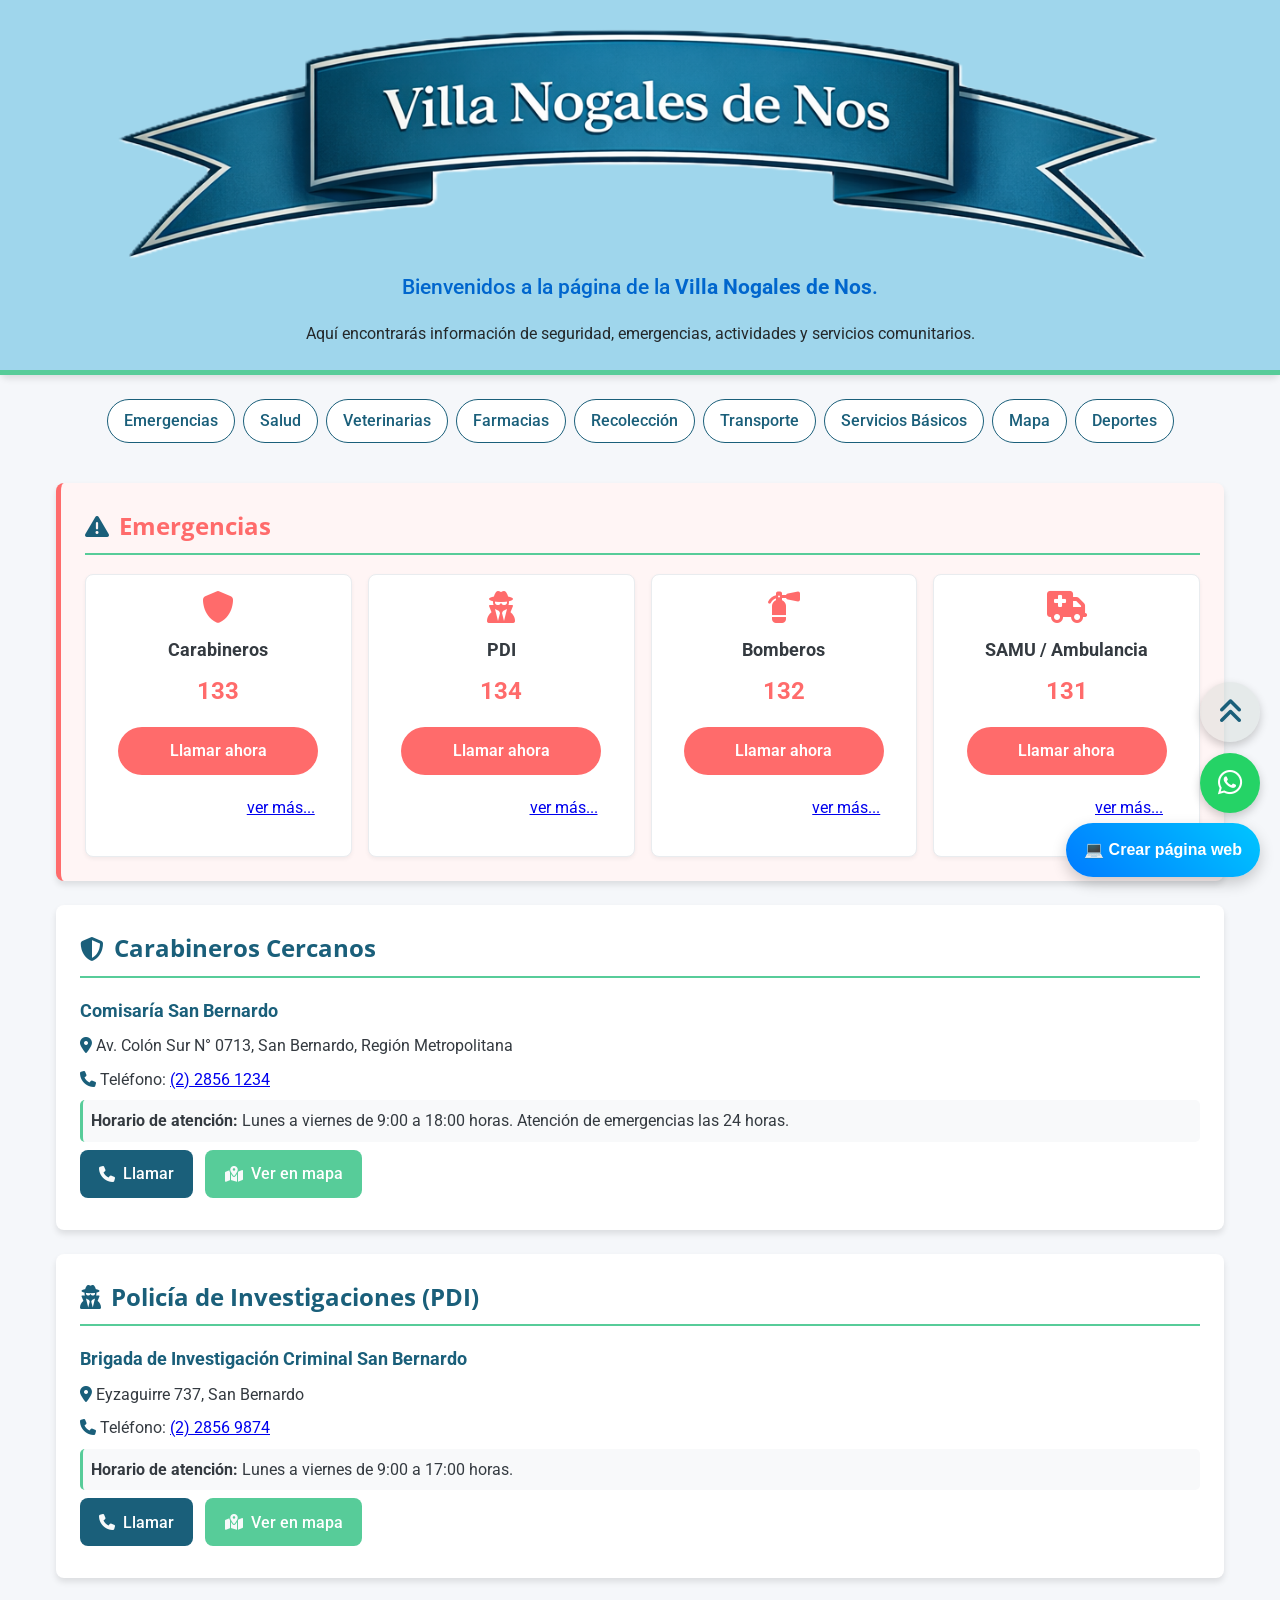
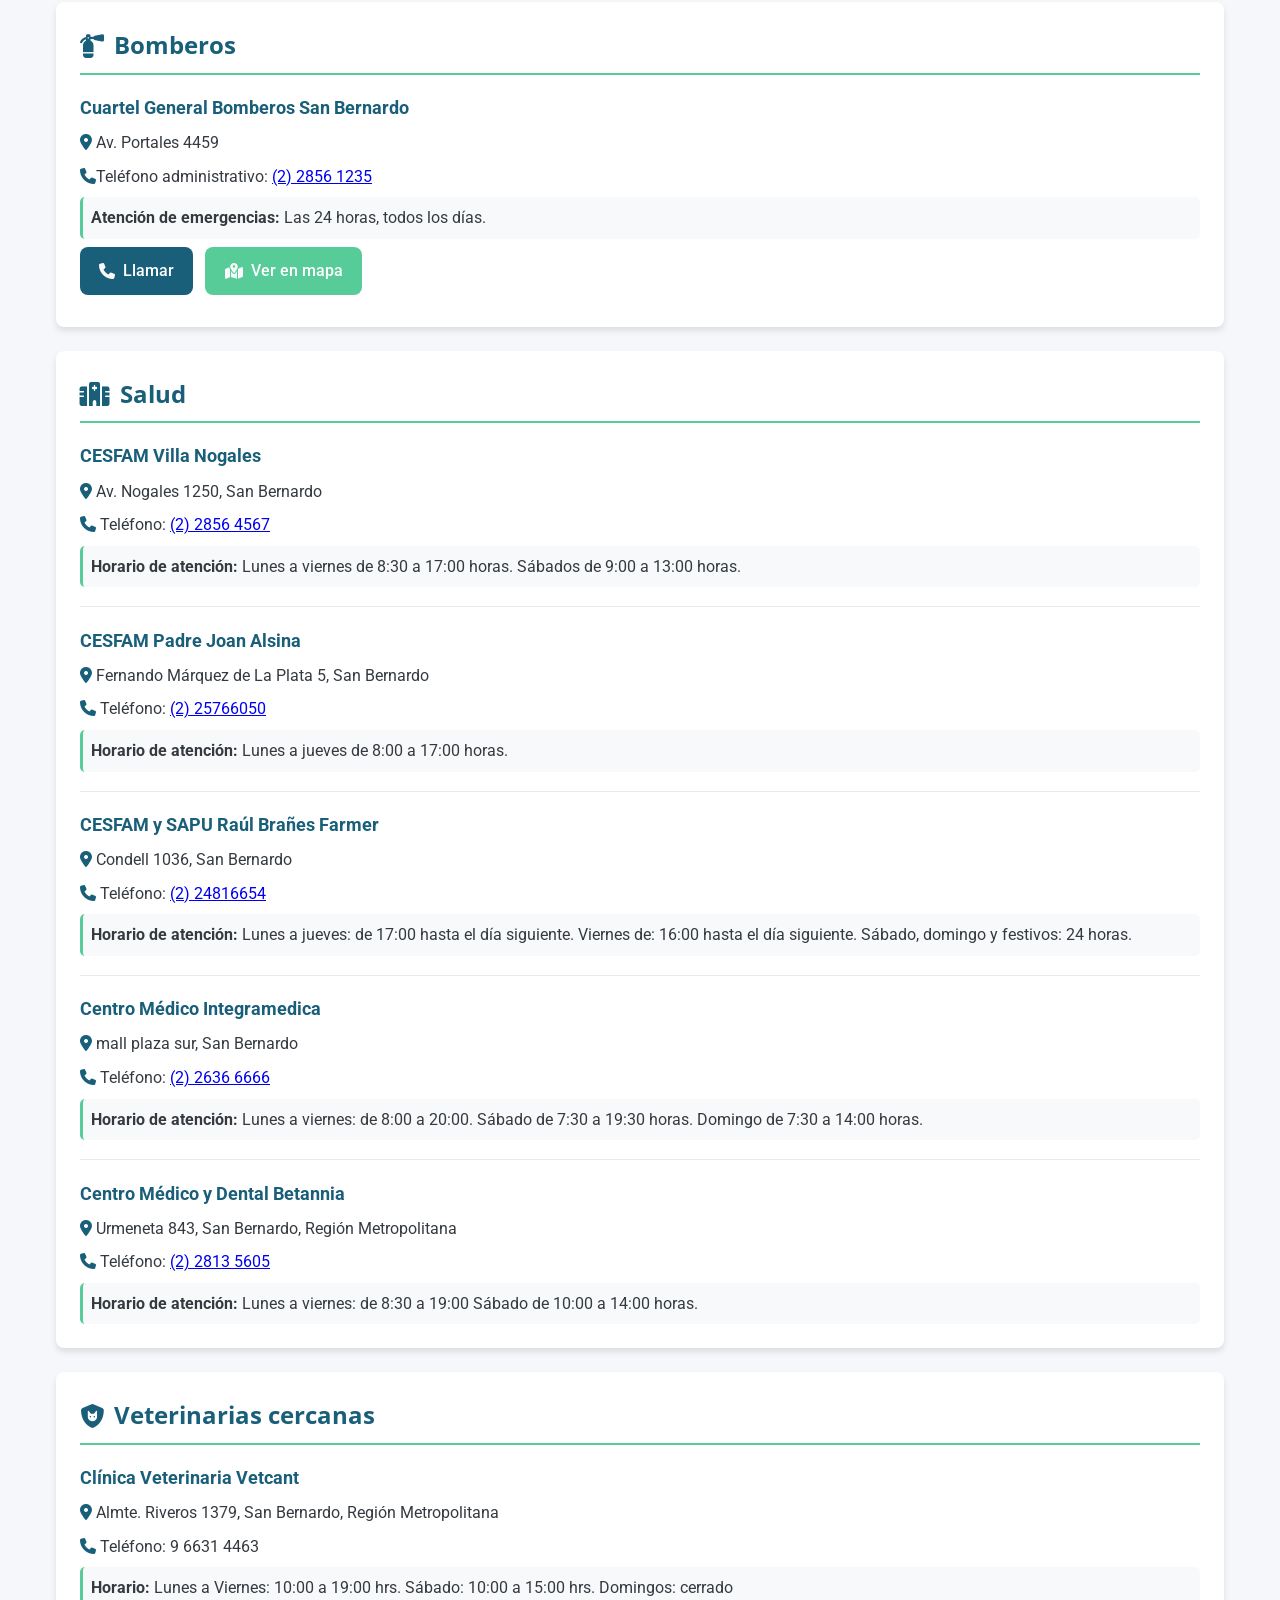
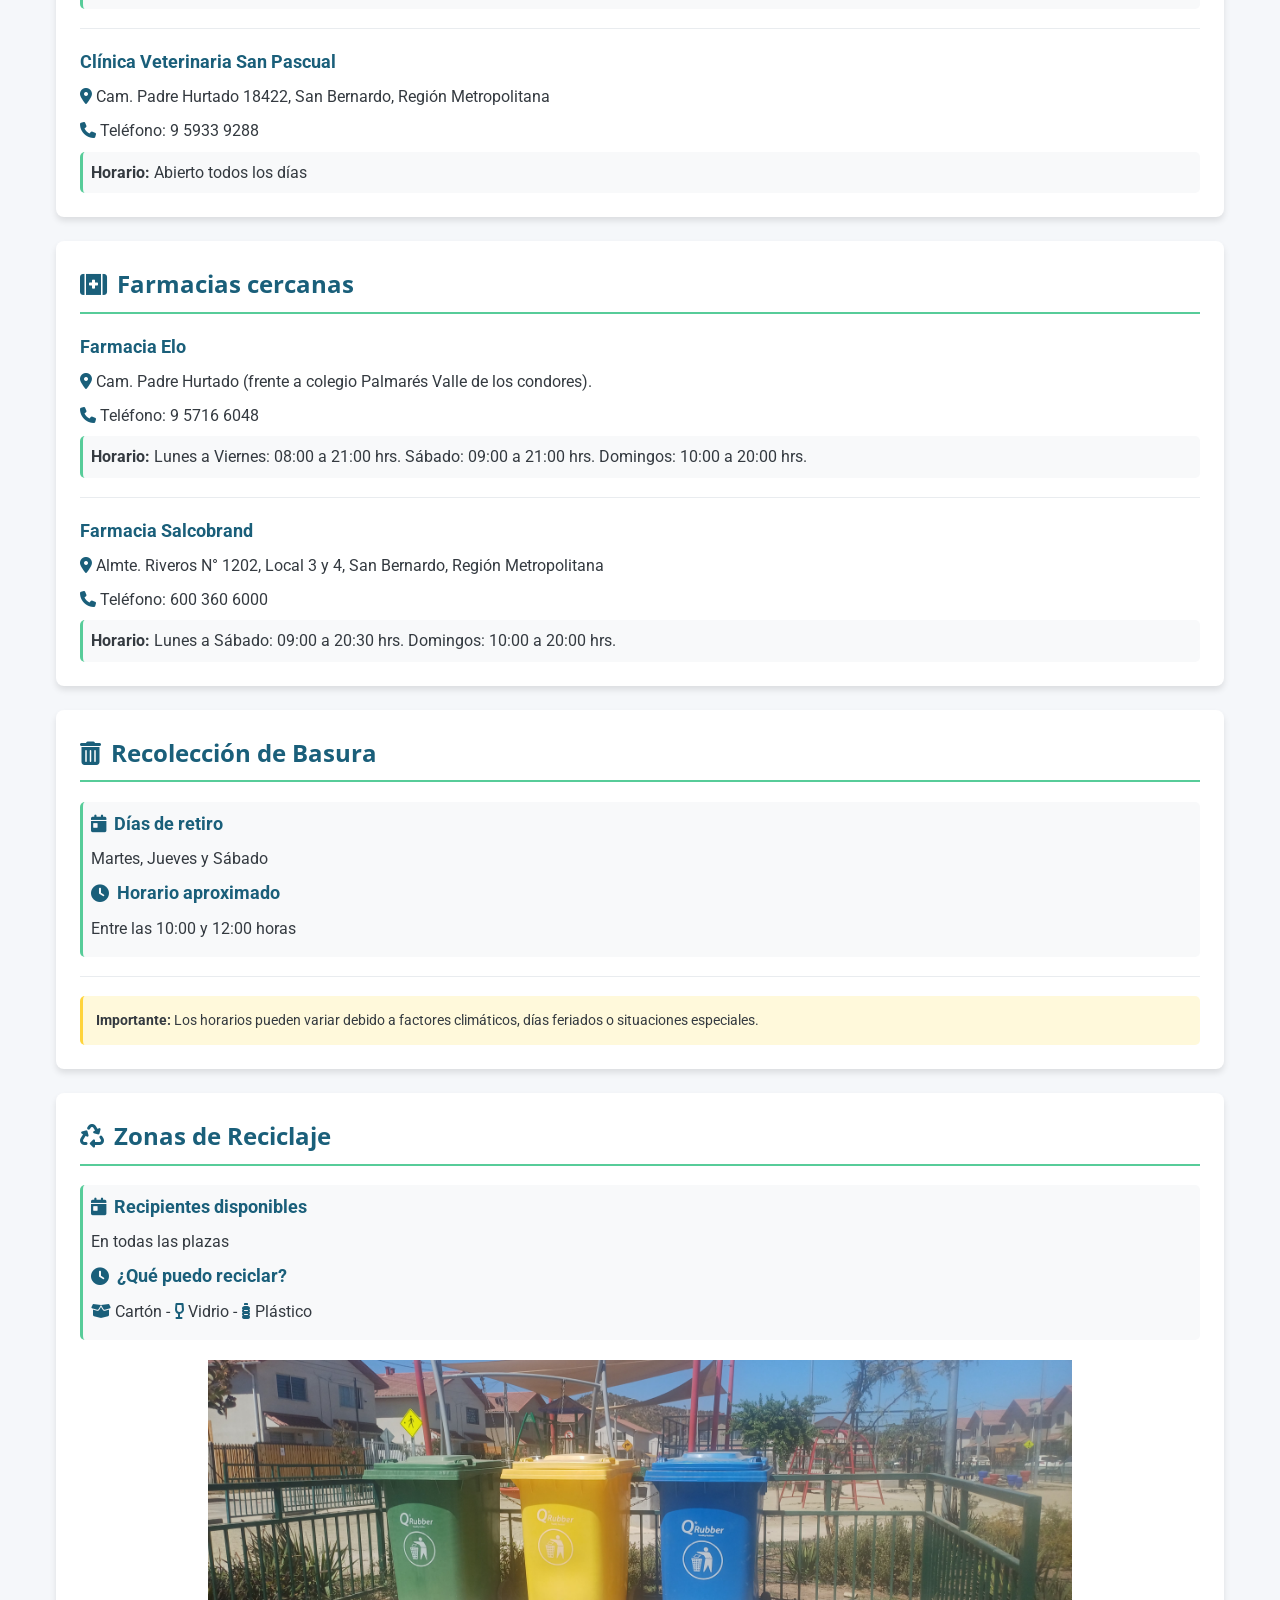
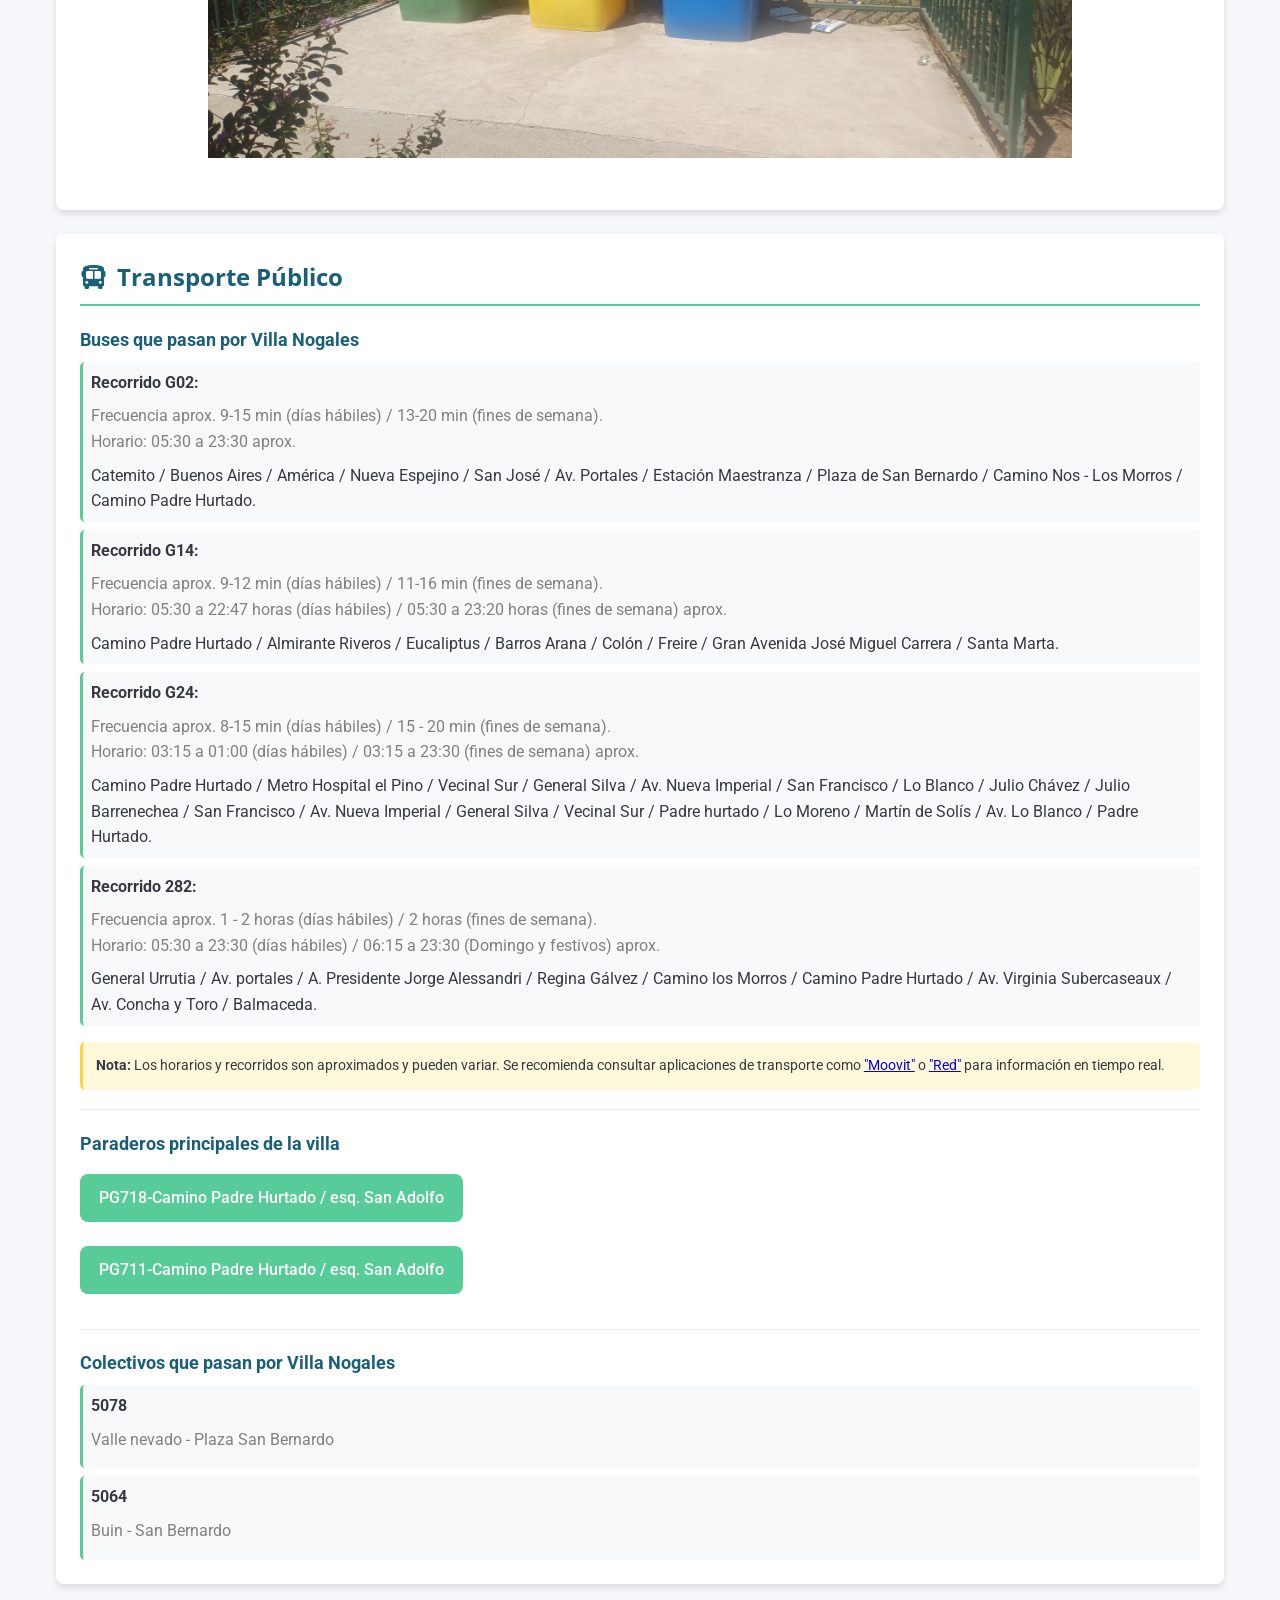
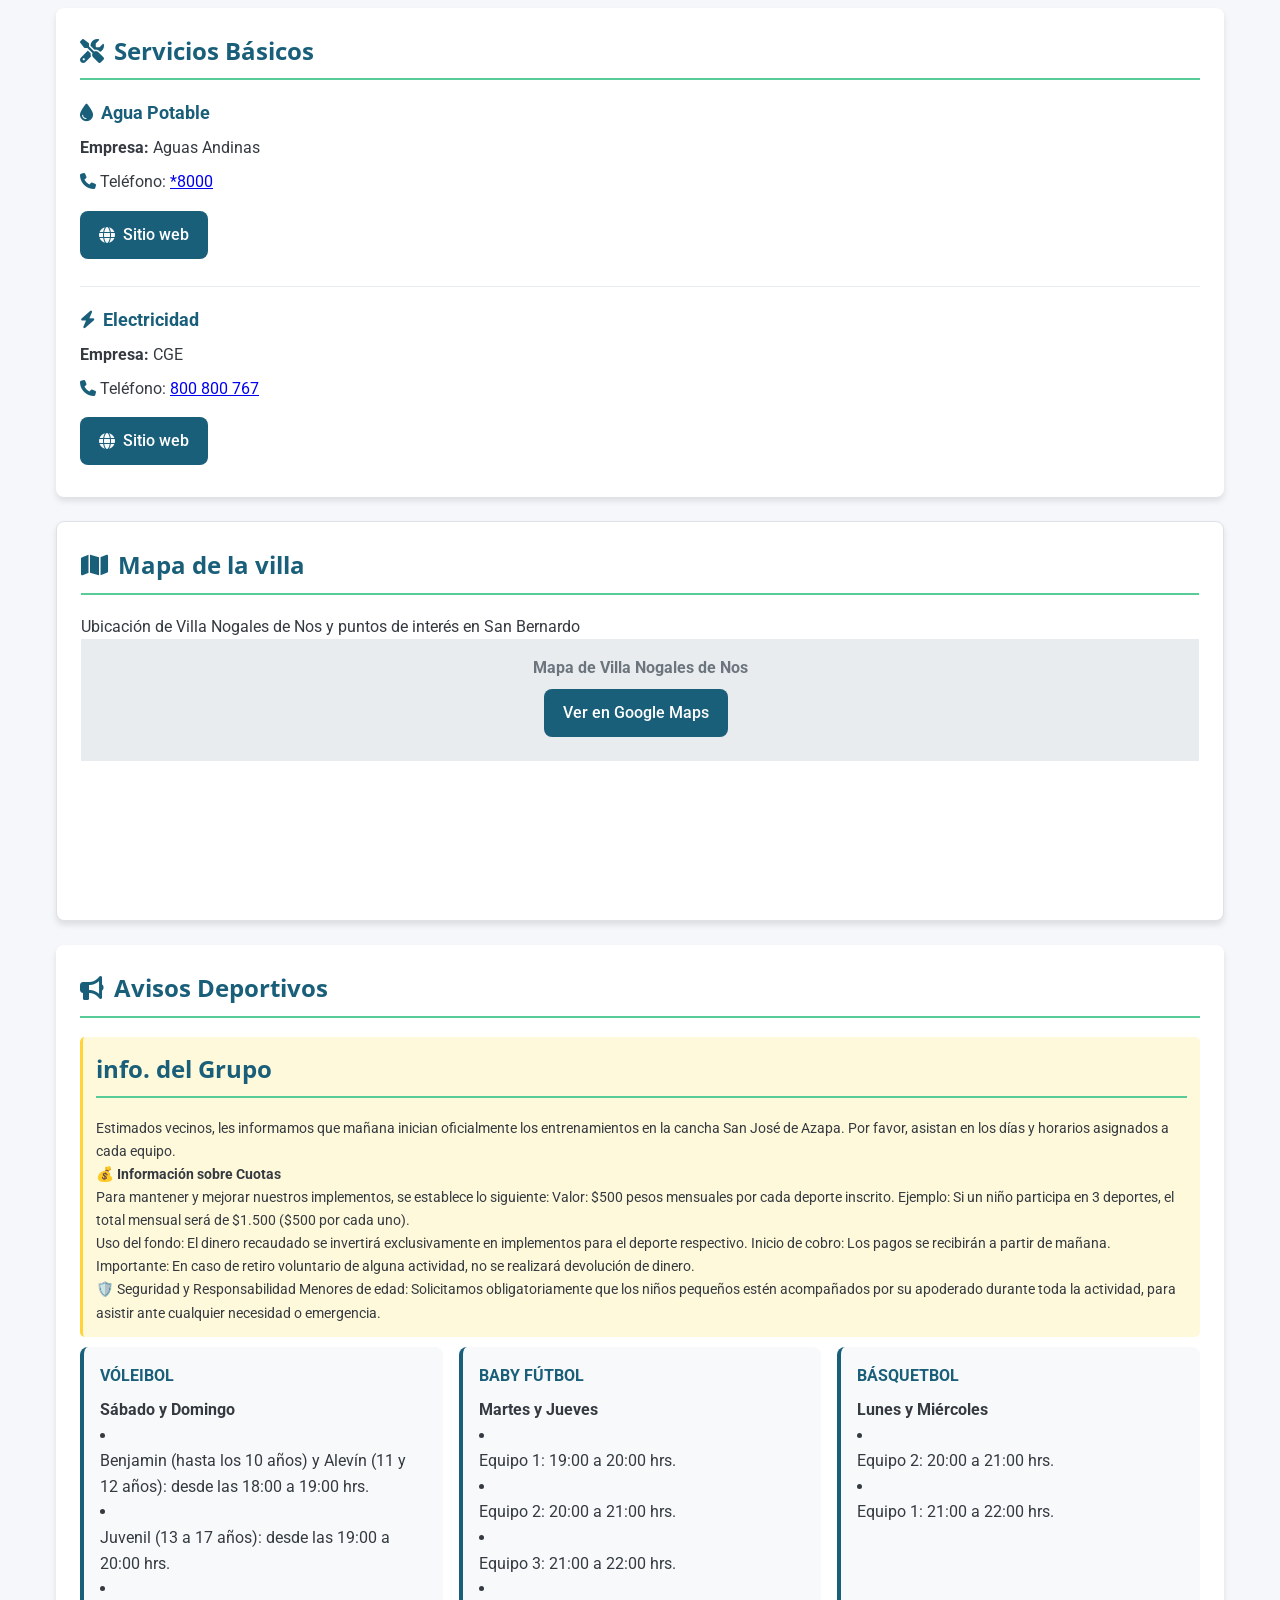
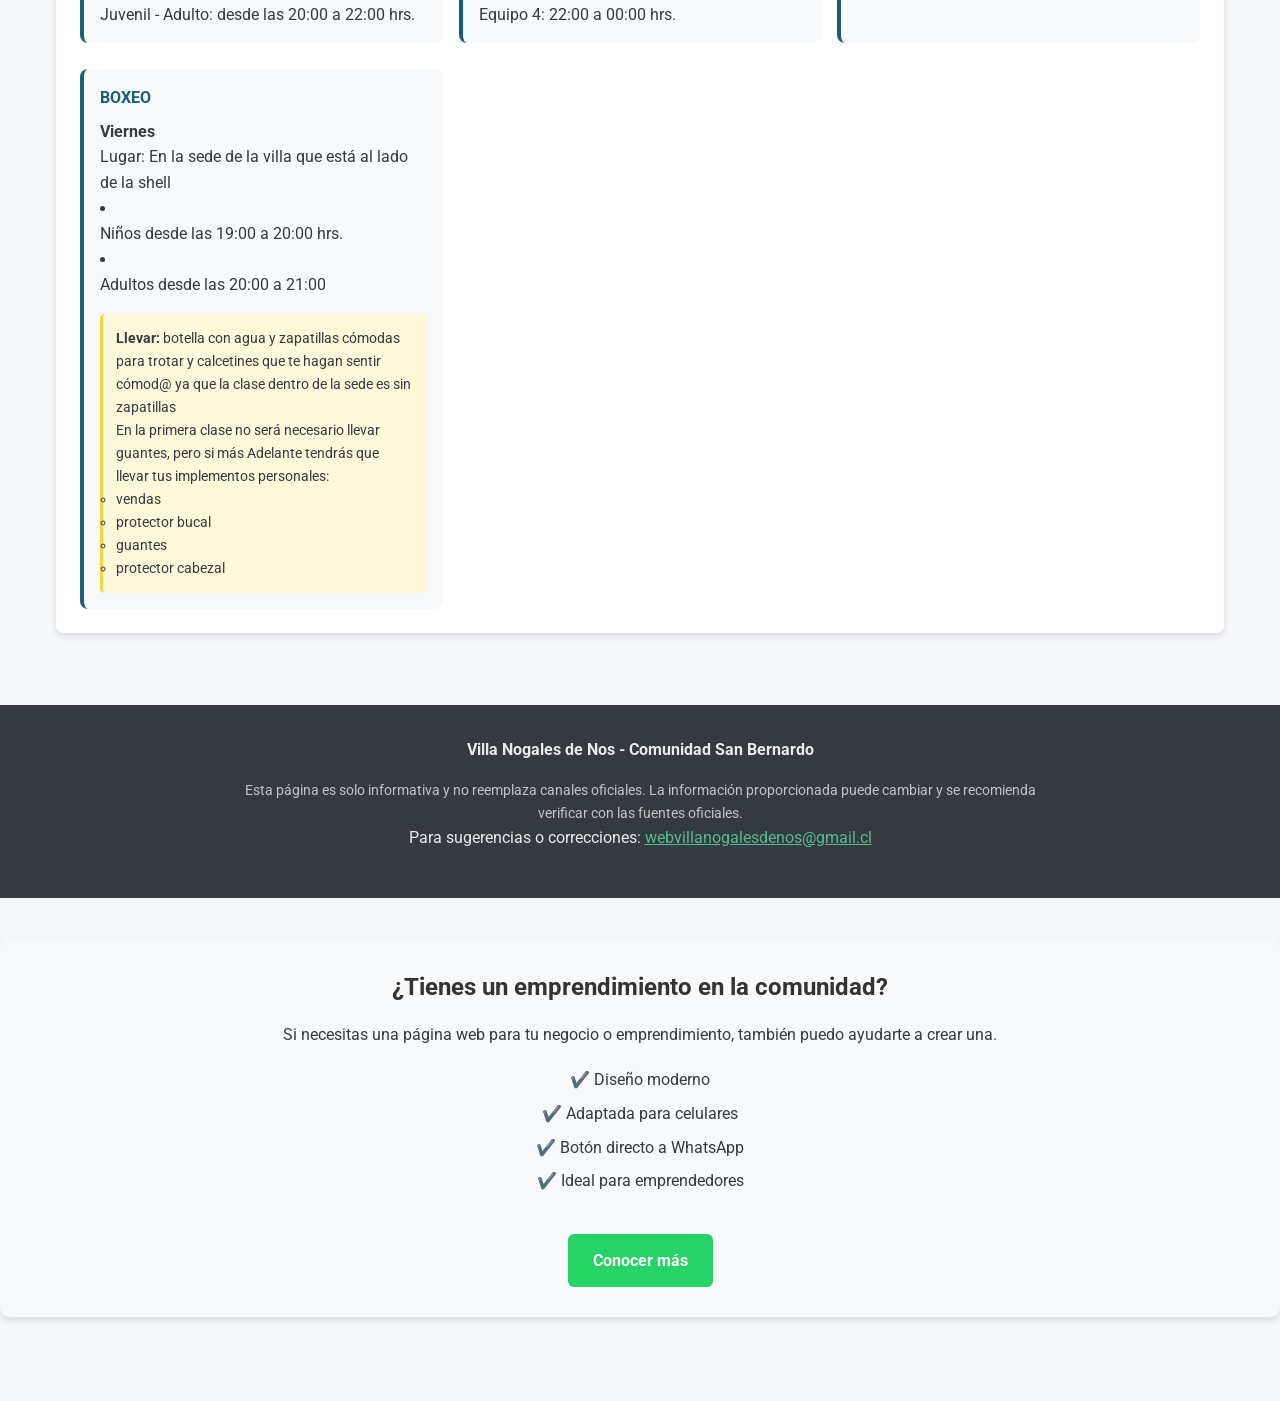
<file: index.html>
<!DOCTYPE html>
<html lang="es">

<head>
    <meta charset="UTF-8">
    <meta name="viewport" content="width=device-width, initial-scale=1.0">
    <title>Villa Nogales de Nos - Comunidad San Bernardo</title>
    <link rel="stylesheet" href="https://cdnjs.cloudflare.com/ajax/libs/font-awesome/6.4.0/css/all.min.css">
    <link href="https://fonts.googleapis.com/css2?family=Roboto:wght@300;400;500;700&family=Open+Sans:wght@400;600;700&display=swap" rel="stylesheet">
    <link rel="stylesheet" href="style.css">

</head>
<!-- Encabezado -->
<section id="header">
    <header>
        <div class="villa">

            <img id="emblema" src="/img/emblema.png" alt="emblema">
            <!-- <h1>Villa Nogales de Nos</h1> -->
            <h2>Bienvenidos a la página de la <strong>Villa Nogales de Nos</strong>.</h2>
            <p>Aquí encontrarás información de seguridad, emergencias, actividades y servicios comunitarios.</p>
        </div>

    </header>
</section>


<!-- Navegación rápida para móviles -->
<div class="nav-secciones">
    <a href="#emergencias" class="nav-btn">Emergencias</a>
    <a href="#salud" class="nav-btn">Salud</a>
    <a href="#veterinarias" class="nav-btn">Veterinarias</a>
    <a href="#farmacias" class="nav-btn">Farmacias</a>
    <a href="#basura" class="nav-btn">Recolección</a>
    <a href="#transporte" class="nav-btn">Transporte</a>
    <a href="#servicios" class="nav-btn">Servicios Básicos</a>
    <a href="#mapa" class="nav-btn">Mapa</a>
    <a href="#deportes" class="nav-btn">Deportes</a>
</div>


<main>
    <!-- Sección de Emergencias -->
    <section id="emergencias">
        <h3><i class="fas fa-exclamation-triangle"></i> Emergencias</h3>
        <div class="emergencia-grid">
            <div class="emergencia-item">
                <i class="fa-solid fa-shield"></i>
                <h4>Carabineros</h4>
                <div class="emergencia-numero">133</div>
                <a href="tel:133" class="btn-llamar">Llamar ahora</a>
                <span>
                    <a href="#carabineros"> ver más...</a>
                </span>
            </div>
            <div class="emergencia-item">
                <i class="fas fa-user-secret"></i>
                <h4>PDI</h4>
                <div class="emergencia-numero">134</div>
                <a href="tel:134" class="btn-llamar">Llamar ahora</a>
                <span>
                    <a href="#pdi"> ver más...</a>
                </span>
            </div>
            <div class="emergencia-item">
                <i class="fas fa-fire-extinguisher"></i>
                <h4>Bomberos</h4>
                <div class="emergencia-numero">132</div>
                <a href="tel:132" class="btn-llamar">Llamar ahora</a>
                <span>
                    <a href="#bomberos"> ver más...</a>
                </span>
            </div>
            <div class="emergencia-item">
                <i class="fas fa-ambulance"></i>
                <h4>SAMU / Ambulancia</h4>
                <div class="emergencia-numero">131</div>
                <a href="tel:131" class="btn-llamar">Llamar ahora</a>
                <span>
                    <a href="#salud"> ver más...</a>
                </span>
            </div>
        </div>
    </section>

    <!-- Sección de Carabineros -->
    <section id="carabineros">
        <h3><i class="fas fa-shield-alt"></i> Carabineros Cercanos</h3>
        <div class="info-item">
            <h4>Comisaría San Bernardo</h4>
            <p><i class="fas fa-map-marker-alt"></i> Av. Colón Sur N° 0713, San Bernardo, Región Metropolitana </p>
            <p><i class="fas fa-phone"></i> Teléfono: <a href="tel:+56228561234">(2) 2856 1234</a></p>
            <div class="horario">
                <strong>Horario de atención:</strong> Lunes a viernes de 9:00 a 18:00 horas. Atención de emergencias las 24 horas.
            </div>
            <a href="tel:+56228561234" class="btn-accion"><i class="fas fa-phone btn-style"></i> Llamar</a>
            <a href="https://www.google.com/maps/place/CARABINEROS+DE+CHILE+PREFECTURA+DEL+MAIPO+62+COMISARIA+SAN+BERNARDO/@-33.5944925,-70.686749,18z/data=!4m6!3m5!1s0x9662d96ed47aacef:0x773077b5d0248e8!8m2!3d-33.5943709!4d-70.6866336!16s%2Fg%2F1hdzzymvp?entry=ttu&g_ep=EgoyMDI2MDExMy4wIKXMDSoKLDEwMDc5MjA2OUgBUAM%3D" target="_blank" class="btn-accion secundario"><i class="fas fa-map-marked-alt btn-style "></i> Ver en mapa</a>
        </div>
    </section>

    <!-- Sección de PDI -->
    <section id="pdi">
        <h3><i class="fas fa-user-secret"></i> Policía de Investigaciones (PDI)</h3>
        <div class="info-item">
            <h4>Brigada de Investigación Criminal San Bernardo</h4>
            <p><i class="fas fa-map-marker-alt"></i> Eyzaguirre 737, San Bernardo</p>
            <p><i class="fas fa-phone"></i> Teléfono: <a href="tel:+56228569874">(2) 2856 9874</a></p>
            <div class="horario">
                <strong>Horario de atención:</strong> Lunes a viernes de 9:00 a 17:00 horas.
            </div>
            <!-- <p><strong>Emergencias PDI:</strong> <a href="tel:134">134</a></p> -->
            <a href="tel:+56228569874" class="btn-accion"><i class="fas fa-phone btn-style"></i> Llamar</a>
            <a href="https://maps.google.com/?q=Eyzaguirre 737, San Bernardo" target="_blank" class="btn-accion secundario"><i class="fas fa-map-marked-alt btn-style"></i> Ver en mapa</a>
        </div>
    </section>

    <!-- Sección de Bomberos -->
    <section id="bomberos">
        <h3><i class="fas fa-fire-extinguisher"></i> Bomberos</h3>
        <div class="info-item">
            <h4>Cuartel General Bomberos San Bernardo</h4>
            <p><i class="fas fa-map-marker-alt"></i> Av. Portales 4459</p>
            <!-- <p><strong>Teléfono de emergencias:</strong> <a href="tel:132">132</a></p> -->
            <p><i class="fas fa-phone"></i>Teléfono administrativo: <a href="tel:+56228561235">(2) 2856 1235</a></p>
            <div class="horario">
                <strong>Atención de emergencias:</strong> Las 24 horas, todos los días.
            </div>
            <a href="tel:132" class="btn-accion"><i class="fas fa-phone  btn-style"></i> Llamar</a>
            <a href="https://www.google.com/maps/@-33.6389166,-70.7081369,3a,90y,94.61h,86.45t/data=!3m7!1e1!3m5!1sJYqAmREFoTQdvKlwgzqKMw!2e0!6shttps:%2F%2Fstreetviewpixels-pa.googleapis.com%2Fv1%2Fthumbnail%3Fcb_client%3Dmaps_sv.tactile%26w%3D900%26h%3D600%26pitch%3D3.547947371715807%26panoid%3DJYqAmREFoTQdvKlwgzqKMw%26yaw%3D94.60558155013182!7i16384!8i8192?entry=ttu&g_ep=EgoyMDI2MDExMy4wIKXMDSoKLDEwMDc5MjA2OUgBUAM%3D" target="_blank" class="btn-accion secundario"><i class="fas fa-map-marked-alt btn-style"></i> Ver en mapa</a>
        </div>
    </section>

    <!-- Sección de Salud -->
    <section id="salud">
        <h3><i class="fas fa-hospital"></i> Salud</h3>
        <div class="info-item">
            <h4>CESFAM Villa Nogales</h4>
            <p><i class="fas fa-map-marker-alt"></i> Av. Nogales 1250, San Bernardo</p>
            <p><i class="fas fa-phone"></i> Teléfono: <a href="tel:+56228564567">(2) 2856 4567</a></p>
            <div class="horario">
                <strong>Horario de atención:</strong> Lunes a viernes de 8:30 a 17:00 horas. Sábados de 9:00 a 13:00 horas.
            </div>
        </div>
        <div class="info-item">
            <h4>CESFAM Padre Joan Alsina</h4>
            <p><i class="fas fa-map-marker-alt"></i> Fernando Márquez de La Plata 5, San Bernardo</p>
            <p><i class="fas fa-phone"></i> Teléfono: <a href="tel:+56225766050">(2) 25766050</a></p>
            <div class="horario">
                <strong>Horario de atención:</strong> Lunes a jueves de 8:00 a 17:00 horas.
            </div>
        </div>
        <div class="info-item">
            <h4>CESFAM y SAPU Raúl Brañes Farmer</h4>
            <p><i class="fas fa-map-marker-alt"></i> Condell 1036, San Bernardo</p>
            <p><i class="fas fa-phone"></i> Teléfono: <a href="tel:+56224816654">(2) 24816654</a></p>
            <div class="horario">
                <strong>Horario de atención:</strong> Lunes a jueves: de 17:00 hasta el día siguiente.
                Viernes de: 16:00 hasta el día siguiente.
                Sábado, domingo y festivos: 24 horas.
            </div>
        </div>
        <div class="info-item">
            <h4>Centro Médico Integramedica</h4>
            <p><i class="fas fa-map-marker-alt"></i> mall plaza sur, San Bernardo</p>
            <p><i class="fas fa-phone"></i> Teléfono: <a href="tel:+56226366666">(2) 2636 6666</a></p>
            <div class="horario">
                <strong>Horario de atención:</strong> Lunes a viernes: de 8:00 a 20:00.
                Sábado de 7:30 a 19:30 horas.
                Domingo de 7:30 a 14:00 horas.
            </div>
        </div>
        <div class="info-item">
            <h4>Centro Médico y Dental Betannia</h4>
            <p><i class="fas fa-map-marker-alt"></i> Urmeneta 843, San Bernardo, Región Metropolitana</p>
            <p><i class="fas fa-phone"></i> Teléfono: <a href="tel:+56228135605">(2) 2813 5605</a></p>
            <div class="horario">
                <strong>Horario de atención:</strong> Lunes a viernes: de 8:30 a 19:00
                Sábado de 10:00 a 14:00 horas.
            </div>
        </div>
    </section>

    <section id="veterinarias">
        <h3><i class="fa-solid fa-shield-cat"></i> Veterinarias cercanas</h3>
        <div class="info-item">
            <h4>Clínica Veterinaria Vetcant</h4>
            <p><i class="fas fa-map-marker-alt"></i> Almte. Riveros 1379, San Bernardo, Región Metropolitana</p>
            <p><i class="fas fa-phone"></i> Teléfono: <a href="tel:+56966314463"></a>9 6631 4463</p>
            <div class="horario">
                <strong>Horario:</strong> Lunes a Viernes: 10:00 a 19:00 hrs. Sábado: 10:00 a 15:00 hrs. Domingos: cerrado
            </div>
        </div>
        <div class="info-item">
            <h4>Clínica Veterinaria San Pascual</h4>
            <p><i class="fas fa-map-marker-alt"></i> Cam. Padre Hurtado 18422, San Bernardo, Región Metropolitana</p>
            <p><i class="fas fa-phone"></i> Teléfono: <a href="tel:+56959339288"></a>9 5933 9288</p>
            <div class="horario">
                <strong>Horario:</strong> Abierto todos los días
            </div>
        </div>

    </section>

    <!-- Sección de Recolección de Basura -->
    <section id="farmacias">

        <h3><i class="fa-solid fa-kit-medical"></i> Farmacias cercanas</h3>
        <div class="info-item">
            <h4>Farmacia Elo</h4>
            <p><i class="fas fa-map-marker-alt"></i> Cam. Padre Hurtado (frente a colegio Palmarés Valle de los condores).</p>
            <p><i class="fas fa-phone"></i> Teléfono: <a href="tel:+56957166048"></a>9 5716 6048</p>
            <div class="horario">
                <strong>Horario:</strong> Lunes a Viernes: 08:00 a 21:00 hrs. Sábado: 09:00 a 21:00 hrs. Domingos: 10:00 a 20:00 hrs.
            </div>
        </div>

        <div class="info-item">
            <h4>Farmacia Salcobrand</h4>
            <p><i class="fas fa-map-marker-alt"></i> Almte. Riveros N° 1202, Local 3 y 4, San Bernardo, Región Metropolitana</p>
            <p><i class="fas fa-phone"></i> Teléfono: <a href="tel:6003606000"></a>600 360 6000</p>
            <div class="horario">
                <strong>Horario:</strong> Lunes a Sábado: 09:00 a 20:30 hrs. Domingos: 10:00 a 20:00 hrs.
            </div>
        </div>

    </section>

    <!-- Sección de Recolección de Basura -->
    <section id="basura">

        <h3><i class="fas fa-trash-alt"></i> Recolección de Basura</h3>
        <div class="info-item">
            <div class="horario">
                <h4><i class="fas fa-calendar-day"></i> Días de retiro</h4>
                <p>Martes, Jueves y Sábado</p>
                <h4><i class="fas fa-clock"></i> Horario aproximado</h4>
                <p>Entre las 10:00 y 12:00 horas</p>
            </div>
        </div>

        <div class="nota">
            <strong>Importante:</strong> Los horarios pueden variar debido a factores climáticos, días feriados o situaciones especiales.
        </div>
    </section>

    <!-- Sección de reciclaje -->
    <section id="reciclaje">

        <h3><i class="fa-solid fa-recycle"></i> Zonas de Reciclaje</h3>
        <div class="info-item">
            <div class="horario">
                <h4><i class="fas fa-calendar-day"></i>Recipientes disponibles</h4>
                <p>En todas las plazas</p>
                <!-- </div>
                    <div class="info-item"> -->
                <h4><i class="fas fa-clock"></i>¿Qué puedo reciclar?</h4>
                <p><i class="fa-solid fa-box-open"></i> Cartón - <i class="fa-solid fa-wine-glass-empty"></i> Vidrio - <i class="fa-solid fa-bottle-water"></i> Plástico</p>
            </div>
            <div class="tac">
                <img src="/img/tachos.jpg" alt="tachos">
            </div>
        </div>

    </section>

    <!-- Sección de Transporte Público -->
    <section id="transporte">
        <h3><i class="fas fa-bus"></i> Transporte Público</h3>
        <div class="info-item">
            <h4>Buses que pasan por Villa Nogales</h4>
            <div class="horario">
                <p><strong> Recorrido G02:</strong>
                <div class="nota-simple"> Frecuencia aprox. 9-15 min (días hábiles) / 13-20 min (fines de semana).</div>
                <div class="nota-simple"> Horario: 05:30 a 23:30 aprox.</div>
                </p>
                Catemito / Buenos Aires / América / Nueva Espejino / San José / Av. Portales / Estación Maestranza / Plaza de San Bernardo / Camino Nos - Los Morros / Camino Padre Hurtado.
            </div>
            <div class="horario">
                <p><strong>Recorrido G14:</strong>
                <div class="nota-simple"> Frecuencia aprox. 9-12 min (días hábiles) / 11-16 min (fines de semana).</div>
                <div class="nota-simple"> Horario: 05:30 a 22:47 horas (días hábiles) / 05:30 a 23:20 horas (fines de semana) aprox.</div>
                </p>
                Camino Padre Hurtado / Almirante Riveros / Eucaliptus / Barros Arana / Colón / Freire / Gran Avenida José Miguel Carrera / Santa Marta.
            </div>

            <div class="horario">
                <p><strong>Recorrido G24:</strong>
                <div class="nota-simple">Frecuencia aprox. 8-15 min (días hábiles) / 15 - 20 min (fines de semana).</div>
                <div class="nota-simple">Horario: 03:15 a 01:00 (días hábiles) / 03:15 a 23:30 (fines de semana) aprox. </div>
                </p>
                Camino Padre Hurtado / Metro Hospital el Pino / Vecinal Sur / General Silva / Av. Nueva Imperial / San Francisco / Lo Blanco / Julio Chávez / Julio Barrenechea / San Francisco / Av. Nueva Imperial / General Silva / Vecinal Sur / Padre hurtado / Lo Moreno / Martín de Solís / Av. Lo Blanco / Padre Hurtado.

            </div>
            <div class="horario">
                <p><strong>Recorrido 282:</strong>
                <div class="nota-simple">Frecuencia aprox. 1 - 2 horas (días hábiles) / 2 horas (fines de semana).</div>
                <div class="nota-simple">Horario: 05:30 a 23:30 (días hábiles) / 06:15 a 23:30 (Domingo y festivos) aprox. </div>
                </p>
                General Urrutia / Av. portales / A. Presidente Jorge Alessandri / Regina Gálvez / Camino los Morros / Camino Padre Hurtado / Av. Virginia Subercaseaux / Av. Concha y Toro / Balmaceda.


            </div>
            <div class="nota">
                <strong>Nota:</strong> Los horarios y recorridos son aproximados y pueden variar. Se recomienda consultar aplicaciones de transporte como <a href="https://moovitapp.com/es" target="_blank">"Moovit"</a> o <a href="https://www.red.cl" target="_blank"> "Red"</a> para información en tiempo real.
            </div>
        </div>
        <div class="info-item">
            <h4>Paraderos principales de la villa</h4>
            <p> <a href="https://www.google.com/maps/place/PG718-Camino+Padre+Hurtado+%2F+esq.+San+Adolfo/@-33.6423978,-70.6694648,44m/data=!3m1!1e3!4m6!3m5!1s0x9662d85fff096651:0x5ce236718912a8dd!8m2!3d-33.64237!4d-70.66942!16s%2Fg%2F11b6yd6q1h?entry=ttu&g_ep=EgoyMDI2MDIyNS4wIKXMDSoASAFQAw%3D%3D" target="_blank" class="btn-accion secundario"> PG718-Camino Padre Hurtado / esq. San Adolfo</a></p>
            <p> <a href="https://www.google.com/maps/place/PG711-Camino+Padre+Hurtado+%2F+esq.+San+Adolfo/@-33.6423613,-70.669491,65m/data=!3m1!1e3!4m6!3m5!1s0x9662d8f555f1e693:0xfc2edd3647ecffad!8m2!3d-33.64254!4d-70.66946!16s%2Fg%2F11b6yd4ddz?entry=ttu&g_ep=EgoyMDI2MDIyNS4wIKXMDSoASAFQAw%3D%3D" target="_blank" class="btn-accion secundario"> PG711-Camino Padre Hurtado / esq. San Adolfo </a></p>
        </div>

        <div class="info-item">

            <h4>Colectivos que pasan por Villa Nogales</h4>
            <div class="horario">
                <p><strong> 5078</strong>
                <div class="nota-simple"> Valle nevado - Plaza San Bernardo</div>
                </p>
            </div>
            <div class="horario">
                <p><strong> 5064</strong>
                <div class="nota-simple"> Buin - San Bernardo</div>
                </p>
            </div>
        </div>

    </section>

    <!-- Sección de Servicios Básicos -->
    <section id="servicios">
        <h3><i class="fas fa-tools"></i> Servicios Básicos</h3>
        <div class="info-item">
            <h4><i class="fas fa-tint"></i> Agua Potable</h4>
            <p><strong>Empresa:</strong> Aguas Andinas</p>
            <p><i class="fas fa-phone"></i> Teléfono: <a href="tel:*8000">*8000</a></p>
            <a href="https://www.aguasandinas.cl" target="_blank" class="btn-accion"> <i class="fa-solid fa-globe btn-style"></i> Sitio web</a>
        </div>
        <div class="info-item">
            <h4><i class="fas fa-bolt"></i> Electricidad</h4>
            <p><strong>Empresa:</strong> CGE</p>
            <p><i class="fas fa-phone"></i> Teléfono: <a href="tel:800800767">800 800 767</a></p>
            <a href="https://www.cge.cl/" target="_blank" class="btn-accion"> <i class="fa-solid fa-globe btn-style"></i> Sitio web</a>
        </div>
    </section>

    <!-- Sección de Educación
        <section id="educacion">
            <h3><i class="fas fa-graduation-cap"></i> Educación</h3>
            <div class="info-item">
                <h4>Jardín Junji la playa</h4>
                <p><i class="fas fa-map-marker-alt"></i>La Playa 2399, San Bernardo, Región Metropolitana</p>
                <p><i class="fas fa-phone"></i> Teléfono: <a href="tel:+56228563210">(2) 2856 3210</a></p>
                <p><strong>Tipo:</strong> Municipal</p>
            </div>
            <div class="info-item">
                <h4>Jardín Infantil Rayito de Sol</h4>
                <p><i class="fas fa-map-marker-alt"></i> Pasaje Los Nogales 250, San Bernardo</p>
                <p><i class="fas fa-phone"></i> Teléfono: <a href="tel:+56228569876">(2) 2856 9876</a></p>
                <p><strong>Tipo:</strong> Particular subvencionado</p>
            </div>
        </section> -->

    <!-- Sección de Mapa -->
    <section id="mapa">
        <h3><i class="fas fa-map"></i> Mapa de la villa</h3>
        <p>Ubicación de Villa Nogales de Nos y puntos de interés en San Bernardo</p>
        <div id="mapa-container">
            <div class="mapa-placeholder">
                <!-- <i class="fas fa-map-marked-alt"></i> -->
                <h4>Mapa de Villa Nogales de Nos</h4>
                <!-- <p>Ubicación de Villa en Google Maps</p> -->
                <a href="https://maps.google.com/?q=Villa+Nogales+de+Nos,+San+Bernardo,+Chile" target="_blank" class="btn-accion">Ver en Google Maps</a>
            </div>
        </div>
    </section>

    <!-- Sección de Junta de Vecinos -->
    <!-- <section id="junta">
            <h3><i class="fas fa-users"></i> Junta de Vecinos</h3>
            <div class="info-item">
                <h4>Junta de Vecinos Villa Nogales de Nos</h4>
                <p><strong>Presidente:</strong> Juan Pérez</p>
                <p><i class="fas fa-phone"></i> Teléfono: <a href="tel:+56987654321">9 8765 4321</a></p>
                <p><i class="fas fa-envelope"></i> Email: <a href="mailto:junta@villanogalesdenos.cl">junta@villanogalesdenos.cl</a></p>
                <div class="horario">
                    <strong>Reuniones:</strong> Primer miércoles de cada mes a las 19:00 horas en la sede comunitaria (Av. Nogales 1200).
                </div>
            </div>
        </section> -->

    <!-- Sección de deportes Comunitarios -->
    <section id="deportes">
        <h3><i class="fas fa-bullhorn"></i> Avisos Deportivos</h3>

        <div class="nota">
            <!-- <div class="nota-simple">Información obtenida desde el Grupo de whatsapp. Ante cualquier modificación favor comunicar para actualizar.</div> -->
            <h3>info. del Grupo</h3>
            <p>Estimados vecinos, les informamos que mañana inician oficialmente los entrenamientos en la cancha San José de Azapa. Por favor, asistan en los días y horarios asignados a cada equipo.</p>
            <strong>
                <p>💰 Información sobre Cuotas</p>
            </strong>
            <p>Para mantener y mejorar nuestros implementos, se establece lo siguiente:
                Valor: $500 pesos mensuales por cada deporte inscrito.
                Ejemplo: Si un niño participa en 3 deportes, el total mensual será de $1.500 ($500 por cada uno).</p>
            <p>Uso del fondo: El dinero recaudado se invertirá exclusivamente en implementos para el deporte respectivo.
                Inicio de cobro: Los pagos se recibirán a partir de mañana.</p>
            <p>Importante: En caso de retiro voluntario de alguna actividad, no se realizará devolución de dinero.</p>
            🛡️ Seguridad y Responsabilidad
            Menores de edad: Solicitamos obligatoriamente que los niños pequeños estén acompañados por su apoderado durante toda la actividad,
            para asistir ante cualquier necesidad o emergencia.
        </div>
        <div class="avisos-container">
            <div class="aviso">
                <h4>VÓLEIBOL</h4>
                <strong>
                    <p class="fecha">Sábado y Domingo</p>
                </strong>
                <li>
                    <p>Benjamin (hasta los 10 años) y Alevín (11 y 12 años): desde las 18:00 a 19:00 hrs.</p>
                </li>
                <li>
                    <p>Juvenil (13 a 17 años): desde las 19:00 a 20:00 hrs.</p>
                </li>
                <li>
                    <p>Juvenil - Adulto: desde las 20:00 a 22:00 hrs.</p>
                </li>
            </div>
            <div class="aviso">
                <h4>BABY FÚTBOL</h4>
                <strong>
                    <p class="fecha">Martes y Jueves</p>
                </strong>
                <li>
                    <p>Equipo 1: 19:00 a 20:00 hrs.</p>
                </li>
                <li>
                    <p>Equipo 2: 20:00 a 21:00 hrs.</p>
                </li>
                <li>
                    <p>Equipo 3: 21:00 a 22:00 hrs.</p>
                </li>
                <li>
                    <p>Equipo 4: 22:00 a 00:00 hrs.</p>
                </li>
            </div>
            <div class="aviso">
                <h4>BÁSQUETBOL</h4>
                <strong>
                    <p class="fecha">Lunes y Miércoles</p>
                </strong>
                <li>
                    <p>Equipo 2: 20:00 a 21:00 hrs.</p>
                </li>
                <li>
                    <p>Equipo 1: 21:00 a 22:00 hrs.</p>
                </li>
            </div>
            <div class="aviso">
                <h4>BOXEO</h4>
                <strong>
                    <p class="fecha">Viernes</p>
                </strong>
                <p>Lugar: En la sede de la villa que está al lado de la shell</p>
                <li>
                    <p> Niños desde las 19:00 a 20:00 hrs.</p>
                </li>
                <li>
                    <p>Adultos desde las 20:00 a 21:00</p>
                </li>
                <div class="nota">
                    <p><strong>Llevar:</strong> botella con agua y zapatillas cómodas para trotar y calcetines
                        que te hagan sentir cómod@ ya que la clase dentro de la sede es sin zapatillas</p>
                    <p>En la primera clase no será necesario llevar guantes, pero si más Adelante tendrás
                        que llevar tus implementos personales:</p>
                    <ul type="circle">
                        <li>vendas
                        <li>protector bucal
                        <li>guantes
                        <li>protector cabezal
                    </ul>
                </div>

            </div>
        </div>
    </section>

    <!-- Sección de Preguntas Frecuentes -->
    <!-- <section id="faq">
            <h3><i class="fas fa-question-circle"></i> Preguntas Frecuentes</h3>
            <div class="faq-item">
                <div class="faq-pregunta">
                    <span>¿Qué hacer si no pasó el camión de basura?</span>
                    <i class="fas fa-chevron-down"></i>
                </div>
                <div class="faq-respuesta">
                    <p>Si el camión de basura no pasó en el horario habitual, puedes comunicarte con la Dirección de Aseo y Ornato de la Municipalidad de San Bernardo al teléfono (2) 2857 1234. También puedes reportar la situación a través de la aplicación "San Bernardo Muni".</p>
                </div>
            </div>
            <div class="faq-item">
                <div class="faq-pregunta">
                    <span>¿Dónde denunciar ruidos molestos?</span>
                    <i class="fas fa-chevron-down"></i>
                </div>
                <div class="faq-respuesta">
                    <p>Las denuncias por ruidos molestos se realizan en Carabineros (133) o en la SEC (Superintendencia de Electricidad y Combustibles) al 600 600 6060 si se trata de establecimientos comerciales. También puedes contactar a la unidad de medio ambiente de la municipalidad.</p>
                </div>
            </div>
            <div class="faq-item">
                <div class="faq-pregunta">
                    <span>¿Dónde acudir en una emergencia médica?</span>
                    <i class="fas fa-chevron-down"></i>
                </div>
                <div class="faq-respuesta">
                    <p>Para emergencias médicas, llama al SAMU (131) o acude al SAPU más cercano (Av. Freire 850). Si la emergencia es de menor gravedad, puedes acudir al CESFAM Villa Nogales en su horario de atención.</p>
                </div>
            </div>
            <div class="faq-item">
                <div class="faq-pregunta">
                    <span>¿Cómo reportar una luminaria dañada?</span>
                    <i class="fas fa-chevron-down"></i>
                </div>
                <div class="faq-respuesta">
                    <p>Puedes reportar luminarias dañadas llamando a la Dirección de Tránsito y Ornato de la Municipalidad de San Bernardo al (2) 2857 5678 o a través de la página web del municipio en la sección de "Reportes ciudadanos".</p>
                </div>
            </div>
        </section> -->
    <div class="visit">
        <!-- Elfsight Visitor Counter | Untitled Visitor Counter -->
        <script src="https://elfsightcdn.com/platform.js" async></script>
        <div class="elfsight-app-8605ae83-fab0-4d76-a6f9-1aa17f32de6d" data-elfsight-app-lazy></div>
    </div>

    <?php

    $archivo = "cont.txt";

    $visitas = file_get_contents($archivo);

    $visitas++;

    file_put_contents($archivo, $visitas);

    // echo "Visitas a la página de la comunidad: " . $visitas;     

    ?>

</main>

<!-- Pie de página -->
<footer>
    <p><strong>Villa Nogales de Nos - Comunidad San Bernardo</strong></p>
    <p class="legal-info">Esta página es solo informativa y no reemplaza canales oficiales. La información proporcionada puede cambiar y se recomienda verificar con las fuentes oficiales.</p>
    <!-- <p class="actualizacion">Última actualización: <span id="fecha-actualizacion"></span></p> -->
    <p>Para sugerencias o correcciones: <a href="mailto:webvillanogalesdenos@gmail.com" style="color: var(--secondary-color);">webvillanogalesdenos@gmail.cl</a></p>

</footer>

<!-- boton para subir  -->
<p>
    <a href="#header" class="subir-share">
        <i class="fa-solid fa-angles-up"></i>
    </a>
</p>
<!-- Botón flotante para compartir por WhatsApp -->
<p>
    <a href="https://api.whatsapp.com/send?text=Mira%20esta%20página%20comunitaria%20de%20Villa%20Nogales%20de%20Nos%3A%20" class="whatsapp-share" id="whatsapp-share">
        <i class="fab fa-whatsapp"></i>
    </a>
</p>

<script src="script.js"></script>
<a href="https://wa.me/56984365044?text=Hola%20vi%20la%20pagina%20de%20la%20villa%20y%20me%20interesa%20una%20pagina%20web"
    class="btn-web">
    💻 Crear página web
</a>

<section class="promo-web">
    <h2>¿Tienes un emprendimiento en la comunidad?</h2>

    <p>
        Si necesitas una página web para tu negocio o emprendimiento,
        también puedo ayudarte a crear una.
    </p>

    <ul>
        <li>✔️ Diseño moderno</li>
        <li>✔️ Adaptada para celulares</li>
        <li>✔️ Botón directo a WhatsApp</li>
        <li>✔️ Ideal para emprendedores</li>
    </ul>

    <a href="/servicios.html" class="btn-contacto">Conocer más</a>
    <!-- <a href="https://wa.me/56984365044?text=Hola%20me%20gustaria%20tener%20mayor%20información%20para%20tener%20mi%20página%20web."
        class="btn-contacto">Solicitar información</a> -->

</section>
</body>


</html>
</file>
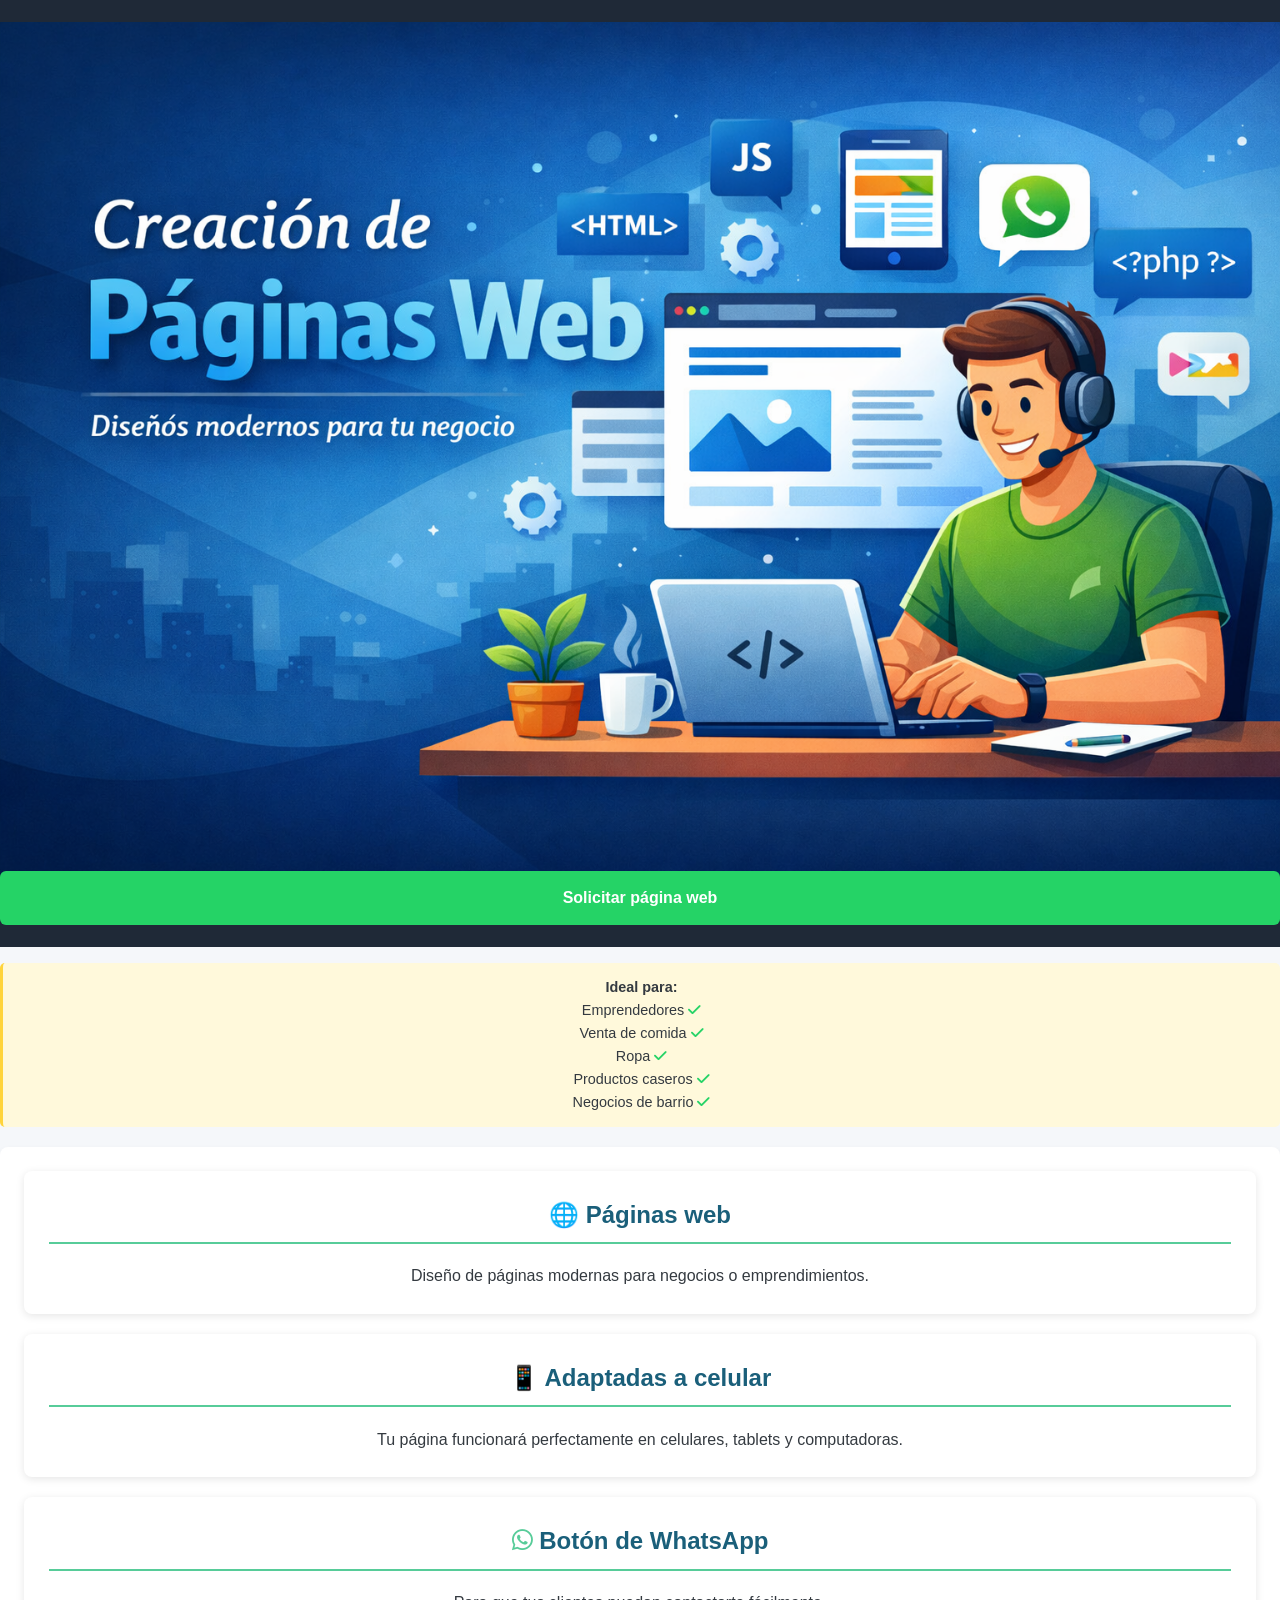
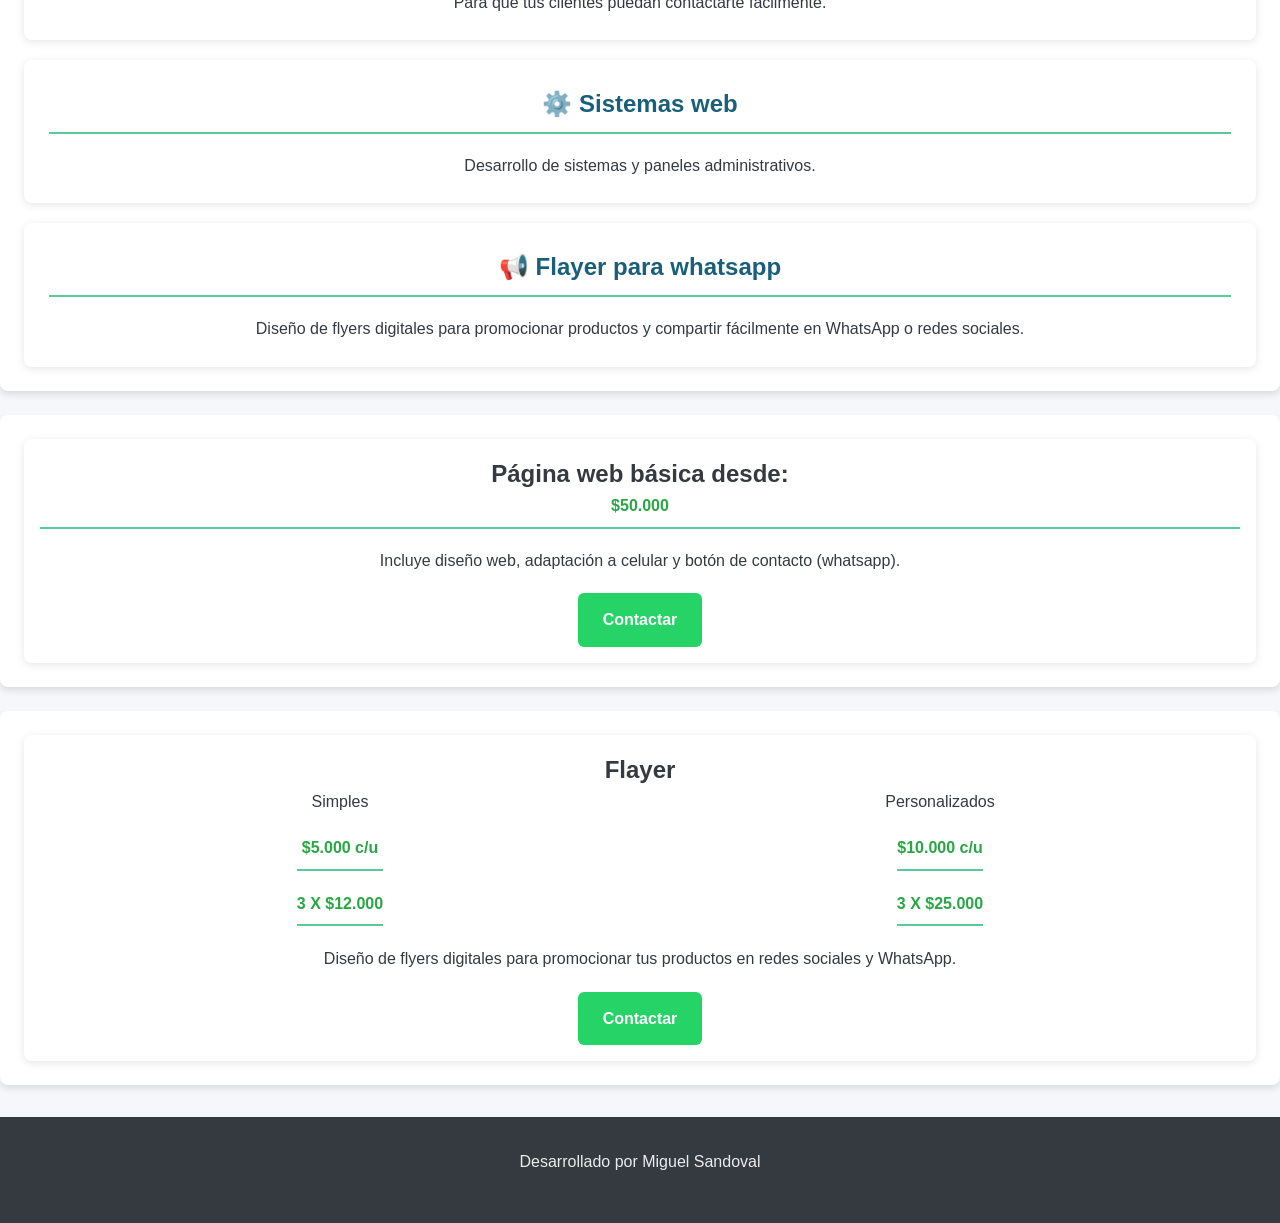
<file: servicios.html>
<!DOCTYPE html>
<html lang="es">

<head>

    <meta charset="UTF-8">
    <meta name="viewport" content="width=device-width, initial-scale=1.0">
    <!-- <link href="https://fonts.googleapis.com/css2?family=Roboto:wght@300;400;500;700&family=Open+Sans:wght@400;600;700&display=swap" rel="stylesheet"> -->


    <title>Desarrollo Web | Miguel Sandoval</title>

    <style>
        /* body {
            font-family: Arial, sans-serif;
            margin: 0;
            background: #f4f6f9;
            color: #333;
        } */
        
/*
        .btn {
            display: inline-block;
            margin-top: 20px;
            padding: 14px 25px;
            background: #25D366;
            color: white;
            text-decoration: none;
            border-radius: 6px;
            font-weight: bold;
            }
            .servicios {
                display: grid;
                grid-template-columns: repeat(auto-fit, minmax(250px, 1fr));
                gap: 20px;
                }
                
                .precio {
                    background: #ffffff;
                    padding: 40px;
                    border-radius: 8px;
                    text-align: center;
                    box-shadow: 0 2px 8px rgba(0, 0, 0, 0.1);
                }
                





        section {
            padding: 24px 20px;
            max-width: 1000px;
            margin: auto;
        }

        h2 {
            text-align: center;
            margin-bottom: 8px;
        }


        .card {
            background: white;
            padding: 25px;
            border-radius: 8px;
            box-shadow: 0 2px 8px rgba(0, 0, 0, 0.1);
            text-align: center;
        }



        .portafolio {
            text-align: center;
        }

        .portafolio a {
            display: inline-block;
            margin-top: 10px;
            color: #007BFF;
            text-decoration: none;
            font-weight: bold;
        }


       

        .fa-whatsapp {
            color: #28a745;
            margin-right: 5px;
        }

        .fa-object-group {
            color: green;
        }

        footer {
            background: #1f2937;
            color: white;
            text-align: center;
            padding: 20px;
        } */
    </style>
    <link rel="stylesheet" href="https://cdnjs.cloudflare.com/ajax/libs/font-awesome/6.4.0/css/all.min.css">
    <link rel="stylesheet" href="/style.css">
</head>

<body id="servicio">

    <header>
        <div class="servicios">

            <!-- <h1>Creación de páginas web</h1> -->
            <img src="/img/servicio.png" width="100%">
            <!-- <p>
        Desarrollo páginas web para emprendedores y negocios
    </p> -->

            <a href="https://wa.me/56984365044" class="btn p0">
                Solicitar página web
            </a>
        </div>

    </header>

    <div class="nota" id="nota">
        <p><strong>Ideal para:</strong></p>

        <p>
            Emprendedores <i class="fa-solid fa-check"></i></p>
        <p>
            Venta de comida <i class="fa-solid fa-check"></i></p>
        <p>
            Ropa <i class="fa-solid fa-check"></i></p>
        <p>
            Productos caseros <i class="fa-solid fa-check"></i></p>
        <p>
            Negocios de barrio <i class="fa-solid fa-check"></i></p>
    </div>
    <section>


        <!-- <h2>Servicios</h2> -->

        <div class="servicios">

            <div class="card">
                <h3>🌐 Páginas web</h3>
                <p>Diseño de páginas modernas para negocios o emprendimientos.</p>
            </div>

            <div class="card">
                <h3>📱 Adaptadas a celular</h3>
                <p>Tu página funcionará perfectamente en celulares, tablets y computadoras.</p>
            </div>

            <div class="card">
                <h3><i class="fa-brands fa-whatsapp"></i> Botón de WhatsApp</h3>
                <p>Para que tus clientes puedan contactarte fácilmente.</p>
            </div>

            <div class="card">
                <h3>⚙️ Sistemas web</h3>
                <p>Desarrollo de sistemas y paneles administrativos.</p>
            </div>

            <div class="card">
                <h3>📢 Flayer para whatsapp</h3>
                <p>Diseño de flyers digitales para promocionar productos
                    y compartir fácilmente en WhatsApp o redes sociales.</p>
            </div>

        </div>

    </section>

    <section>

        <div class="precio">
            <h2>Página web básica desde:</h2>

            <h3>$50.000</h3>

            <p>
                Incluye diseño web, adaptación a celular y botón de contacto (whatsapp).
            </p>

            <a href="https://wa.me/56984365044?text=Hola,%20me%20gustaría%20tener%20mi%20página%20web" class="btn-contacto">
                Contactar
            </a>
    </section>

    <section>

        <div class="precio">

            <h2>Flayer</h2>
            <div class="dpf">
                <div class="planes">

                    <p>Simples</p>
                    <h3>$5.000 c/u </h3>
                    <h3>3 X $12.000</h3>
                </div>
                <div class="planes">

                    <p>Personalizados</p>
                    <h3>$10.000 c/u </h3>
                    <h3>3 X $25.000</h3>
                </div>
            </div>

            <p>
                Diseño de flyers digitales para promocionar tus productos en redes sociales y WhatsApp.
            </p>

            <a href="https://wa.me/56984365044?text=Hola,%20me%20gustaria%20tener%20mis%20propios%20flayers" class="btn-contacto">
                Contactar
            </a>
    </section>


    </div>

    <footer>

        <p>Desarrollado por Miguel Sandoval</p>

    </footer>

</body>

</html>
</file>
<file: style.css>
:root {
    --primary-color: #1a5f7a;
    --secondary-color: #57cc99;
    --accent-color: #ff6b6b;
    --light-color: #f8f9fa;
    --dark-color: #343a40;
    --gray-color: #6c757d;
    --border-radius: 8px;
    --box-shadow: 0 4px 6px rgba(0, 0, 0, 0.1);
    --transition: all 0.3s ease;
}

* {
    margin: 0;
    padding: 0;
    box-sizing: border-box;
}

body {
    font-family: 'Roboto', sans-serif;
    line-height: 1.6;
    color: var(--dark-color);
    background-color: #f5f7fa;
    padding-bottom: 60px; /* Para que el contenido no quede detrás del footer */
}

/* Estilos del encabezado */
header .villa{
    background-color: #9fd6ec;
    color: #171616;
    padding: 1.5rem 1rem;
    text-align: center;
    border-bottom: 5px solid var(--secondary-color);
}

header .villa h1 {
    font-family: 'Open Sans', sans-serif;
    font-size: 2.2rem;
    margin-bottom: 0.5rem;
    font-weight: 700;
}

header .villa h2 {
    font-size: 1.3rem;
    font-weight: 500;
    margin-bottom: 1rem;
    color: #0066cd;
}

header .villa p {
    max-width: 800px;
    margin: 0 auto;
    font-size: 1rem;
    opacity: 0.9;
}
#header{
    padding: 0%;
}
.p0{
    margin-top: -24px;
    display: inline-block;
    /* margin-top: 20px; */
    padding: 14px 25px;
    background: #25D366;
    color: white;
    text-decoration: none;
    border-radius: 6px;
    font-weight: bold;
}



    header .servicios{
    background: #1f2937;
    color: white;
    text-align: center;
    padding: 22px 0px;
}

header .servicios h1 {
    margin: 0;
    font-size: 40px;
}

header .servicios p {
    font-size: 18px;
    margin-top: 10px;
}

/* Estilos del contenido principal */
main {
    padding: 1rem;
    max-width: 1200px;
    margin: 0 auto;
}

/* Estilos de las secciones */
section {
    background-color: white;
    border-radius: var(--border-radius);
    padding: 1.5rem;
    margin-bottom: 1.5rem;
    box-shadow: var(--box-shadow);
    transition: var(--transition);
}

section:hover {
    box-shadow: 0 6px 12px rgba(0, 0, 0, 0.15);
}

h3 {
    font-family: 'Open Sans', sans-serif;
    color: var(--primary-color);
    margin-bottom: 1.2rem;
    padding-bottom: 0.5rem;
    border-bottom: 2px solid var(--secondary-color);
    font-size: 1.5rem;
    display: flex;
    align-items: center;
    gap: 10px;
}

h3 i {
    color: var(--secondary-color);
}

/* Estilos específicos para la sección de emergencias */
#emergencias {
    background-color: #fff5f5;
    border-left: 5px solid var(--accent-color);
}

#emergencias h3 {
    color: var(--accent-color);
}

.emergencia-grid {
    display: grid;
    grid-template-columns: repeat(auto-fill, minmax(250px, 1fr));
    gap: 1rem;
}

.emergencia-item {
    display: flex;
    flex-direction: column;
    align-items: center;
    text-align: center;
    padding: 1rem;
    background-color: white;
    border-radius: var(--border-radius);
    box-shadow: 0 2px 4px rgba(0, 0, 0, 0.05);
    border: 1px solid #e9ecef;
}

.emergencia-item i {
    font-size: 2rem;
    margin-bottom: 0.8rem;
    color: var(--accent-color);
}

.emergencia-item h4 {
    font-size: 1.1rem;
    margin-bottom: 0.5rem;
    color: var(--dark-color);
}
.emergencia-item span{
    align-self: flex-end;
    padding: 20px;;
}

.emergencia-numero {
    font-size: 1.5rem;
    font-weight: 700;
    color: var(--accent-color);
    margin-bottom: 1rem;
}

.btn-llamar {
    display: inline-block;
    background-color: var(--accent-color);
    color: white;
    text-decoration: none;
    padding: 0.7rem 1.5rem;
    border-radius: 50px;
    font-weight: 600;
    transition: var(--transition);
    width: 100%;
    max-width: 200px;
}

.btn-llamar:hover {
    background-color: #ff5252;
    transform: translateY(-2px);
    box-shadow: 0 4px 8px rgba(0, 0, 0, 0.2);
}

/* Estilos para información general */
.info-item {
    margin-bottom: 1.2rem;
    padding-bottom: 1.2rem;
    border-bottom: 1px solid #e9ecef;
}

.info-item:last-child {
    margin-bottom: 0;
    padding-bottom: 0;
    border-bottom: none;
}

.info-item h4 {
    font-size: 1.1rem;
    color: var(--primary-color);
    margin-bottom: 0.5rem;
    display: flex;
    align-items: center;
    gap: 8px;
}
.fa-solid{
    /* font-size: 1.1rem; */
    color: var(--primary-color);
}
.fas{
    /* font-size: 1.1rem; */
    color: var(--primary-color);
}

.info-item p {
    margin-bottom: 0.5rem;
}

.info-item .horario {
    background-color: #f8f9fa;
    padding: 0.5rem;
    border-radius: 5px;
    border-left: 3px solid var(--secondary-color);
    margin-top: 0.5rem;
}

.nota {
    background-color: #fff9db;
    padding: 0.8rem;
    border-radius: 5px;
    margin-top: 1rem;
    font-size: 0.9rem;
    border-left: 3px solid #ffd43b;
}

/* Estilos para botones de acción */
.btn-accion {
    display: inline-flex;
    align-items: center;
    justify-content: center;
    gap: 8px;
    background-color: var(--primary-color);
    color: white;
    text-decoration: none;
    padding: 0.7rem 1.2rem;
    border-radius: var(--border-radius);
    font-weight: 500;
    transition: var(--transition);
    margin-top: 0.5rem;
    margin-right: 0.5rem;
    margin-bottom: 0.5rem;
}

.btn-accion:hover {
    background-color: #0d4c63;
    transform: translateY(-2px);
}

.btn-accion.secundario {
    background-color: var(--secondary-color);
}

.btn-accion.secundario:hover {
    background-color: #2ca57c;
}

/* Estilos para el mapa */
#mapa {
    height: 400px;
    width: 100%;
    border-radius: var(--border-radius);
    overflow: hidden;
    margin-top: 1rem;
    border: 1px solid #dee2e6;
}

.mapa-placeholder {
    display: flex;
    flex-direction: column;
    align-items: center;
    justify-content: center;
    height: 100%;
    background-color: #e9ecef;
    color: var(--gray-color);
    text-align: center;
    padding: 1rem;
}

.mapa-placeholder i {
    font-size: 2rem;
    margin-bottom: 1rem;
    color: var(--primary-color);
}

/* Estilos para avisos comunitarios */
.avisos-container {
    display: grid;
    grid-template-columns: repeat(auto-fill, minmax(300px, 1fr));
    gap: 1rem;
}

.aviso {
    margin-top: 10px;
    background-color: #f8f9fa;
    padding: 1rem;
    border-radius: var(--border-radius);
    border-left: 4px solid var(--primary-color);
}

.aviso h4 {
    color: var(--primary-color);
    margin-bottom: 0.5rem;
}

.aviso.fecha {
    font-size: 0.9rem;
    color: var(--gray-color);
    margin-bottom: 0.5rem;
}

/* Estilos para preguntas frecuentes */
.faq-item {
    margin-bottom: 1rem;
    border: 1px solid #e9ecef;
    border-radius: var(--border-radius);
    overflow: hidden;
}

.faq-pregunta {
    background-color: #f8f9fa;
    padding: 1rem;
    font-weight: 600;
    color: var(--primary-color);
    cursor: pointer;
    display: flex;
    justify-content: space-between;
    align-items: center;
}

.faq-respuesta {
    padding: 1rem;
    display: none;
    background-color: white;
}

.faq-item.activo .faq-respuesta {
    display: block;
}

/* Estilos para el pie de página */
footer {
    background-color: var(--dark-color);
    color: white;
    text-align: center;
    padding: 2rem 1rem;
    margin-top: 2rem;
}

footer p {
    margin-bottom: 1rem;
    opacity: 0.9;
}

.legal-info {
    font-size: 0.9rem;
    opacity: 0.7;
    max-width: 800px;
    margin: 0 auto;
}

.actualizacion {
    margin-top: 1.5rem;
    font-size: 0.85rem;
    opacity: 0.7;
}

/* Responsive design */
@media (max-width: 768px) {
    header h1 {
        font-size: 1.8rem;
    }
    
    header h2 {
        font-size: 1.1rem;
    }
    
    section {
        padding: 1.2rem;
    }
    
    h3 {
        font-size: 1.3rem;
    }
    
    /* .emergencia-grid {
        grid-template-columns: 1fr;
    } */
    
    #mapa {
        height: 300px;
    }
    
    .avisos-container {
        grid-template-columns: 1fr;
    }
    
    .btn-accion {
        width: 100%;
        justify-content: center;
    }
}

@media (max-width: 480px) {
    header h1 {
        font-size: 1.6rem;
    }
    
    header h2 {
        font-size: 1rem;
    }
    
    section {
        padding: 1rem;
    }
}

.subir-share {
    position: fixed;
    bottom: 158px;
    right: 20px;
    background-color: #B8C4BC40;
    color: white;
    width: 60px;
    height: 60px;
    border-radius: 50%;
    display: flex;
    align-items: center;
    justify-content: center;
    text-decoration: none;
    font-size: 28px;
    box-shadow: 0 4px 10px rgba(0, 0, 0, 0.2);
    z-index: 100;
    transition: var(--transition);
}
/* Botón de compartir por WhatsApp */
.whatsapp-share {
    position: fixed;
    bottom: 87px;
    right: 20px;
    background-color: #25D366;
    color: white;
    width: 60px;
    height: 60px;
    border-radius: 50%;
    display: flex;
    align-items: center;
    justify-content: center;
    text-decoration: none;
    font-size: 28px;
    box-shadow: 0 4px 10px rgba(0, 0, 0, 0.2);
    z-index: 100;
    transition: var(--transition);
}

.whatsapp-share:hover {
    background-color: #128C7E;
    transform: scale(1.1);
}

/* Estilos para la navegación entre secciones */
.nav-secciones {
    display: flex;
    flex-wrap: wrap;
    gap: 0.5rem;
    margin-bottom: 1.5rem;
    justify-content: center;
}

.nav-btn {
    background-color: white;
    color: var(--primary-color);
    border: 1px solid var(--primary-color);
    padding: 0.5rem 1rem;
    border-radius: 50px;
    text-decoration: none;
    font-weight: 500;
    transition: var(--transition);
}

.nav-btn:hover {
    background-color: var(--primary-color);
    color: white;
}
.nota-simple{
    color: gray;
}
.info-item img{
    width: 80%;
}
.tac{
    text-align: center;
    padding: 20px;
}
.btn-style{
    color: #f7f9fa;
}
#emblema{
    width: 84%;
}
.visit .nfNnt{

    background-color: #343a40;
}
.visit{
    display:flex;
    display:none;
    align-self: self-end;
}
.btn-web{
    position:fixed;
    bottom:23px;
    right:20px;
    background:linear-gradient(45deg,#007bff,#00c6ff);
    color:white;
    padding:14px 18px;
    border-radius:30px;
    font-weight:bold;
    text-decoration:none;
    box-shadow:0 6px 15px rgba(0,0,0,0.2);
    font-family:Arial, sans-serif;
    transition:transform 0.2s, box-shadow 0.2s;
    z-index:999;
}

.btn-web:hover{
transform:scale(1.05);
box-shadow:0 8px 20px rgba(0,0,0,0.3);
}
.promo-web{
margin-top:40px;
padding:30px;
background:#f8f9fa;
border-radius:10px;
text-align:center;
}

.promo-web h2{
margin-bottom:15px;
color:#333;
}

.promo-web ul{
list-style:none;
padding:0;
margin:20px 0;
}

.promo-web li{
margin:8px 0;
font-size:16px;
}

.btn-contacto{
display:inline-block;
background:#28a745;
color:white;
padding:12px 20px;
border-radius:6px;
text-decoration:none;
font-weight:bold;
}

.btn-contacto:hover{
background:#218838;
}

#nota{
    text-align: center;
    margin-bottom: 20px;
}
.fa-check{
    color: #25D366;
}
.card h3 {
    margin-top: 0;
    display: flow-root;
}
.card {
    background: white;
    padding: 25px;
    border-radius: 8px;
    box-shadow: 0 2px 8px rgba(0, 0, 0, 0.1);
    text-align: center;
}
.dpf{
    display: flex;
    align-items: center;
    justify-content: space-around;

}
.dpf h3{
    margin: 20px;
}
.precio h3 {
    font-size: 16px;
    color: #28a745;
    display: flow-root;
}
.servicios {
    display: grid;
    /* grid-template-columns: repeat(auto-fit, minmax(250px, 1fr)); */
    gap: 20px;
}
.precio {
    background: #ffffff;
    padding: 16px;
    border-radius: 8px;
    text-align: center;
    box-shadow: 0 2px 8px rgba(0, 0, 0, 0.1);
}
.btn-contacto {
    display: inline-block;
    margin-top: 20px;
    padding: 14px 25px;
    background: #25D366;
    color: white;
    text-decoration: none;
    border-radius: 6px;
    font-weight: bold;
    }
    #servicio{
        padding-bottom: 0px;
    }
</file>
